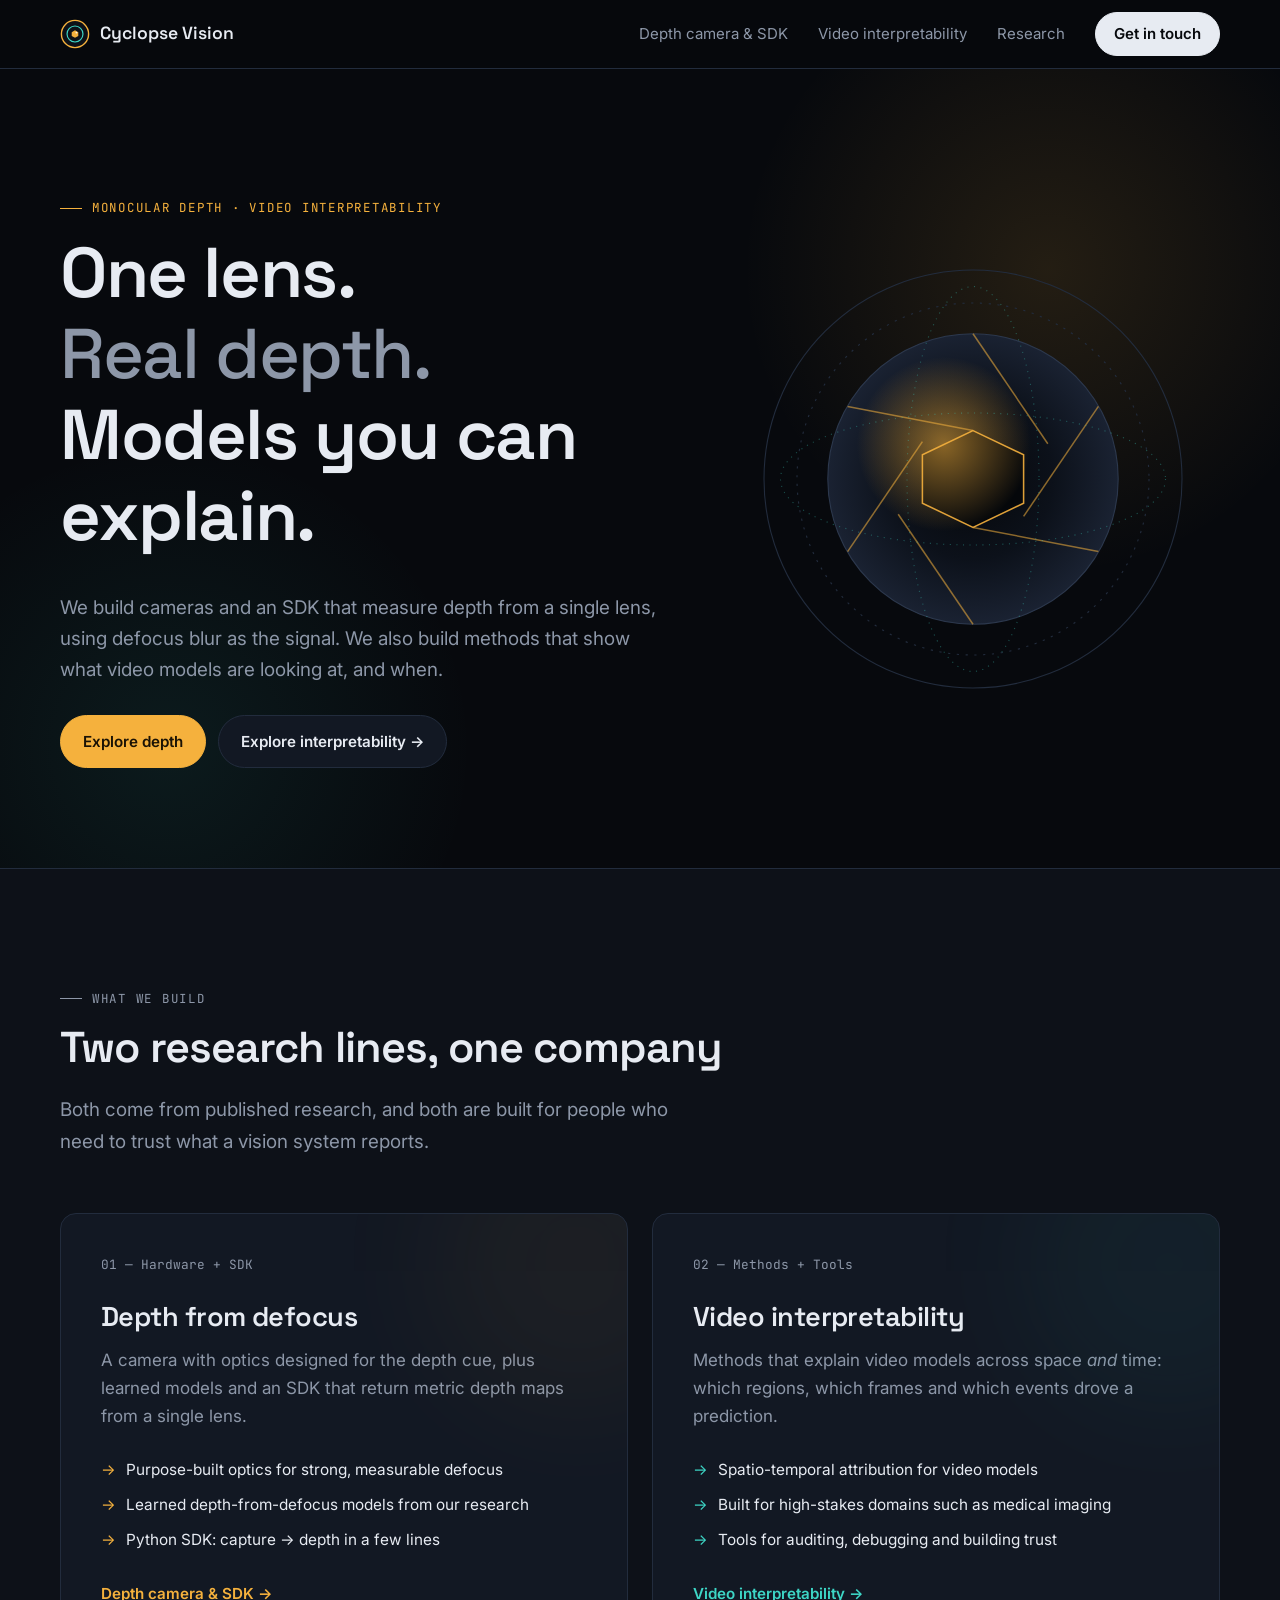
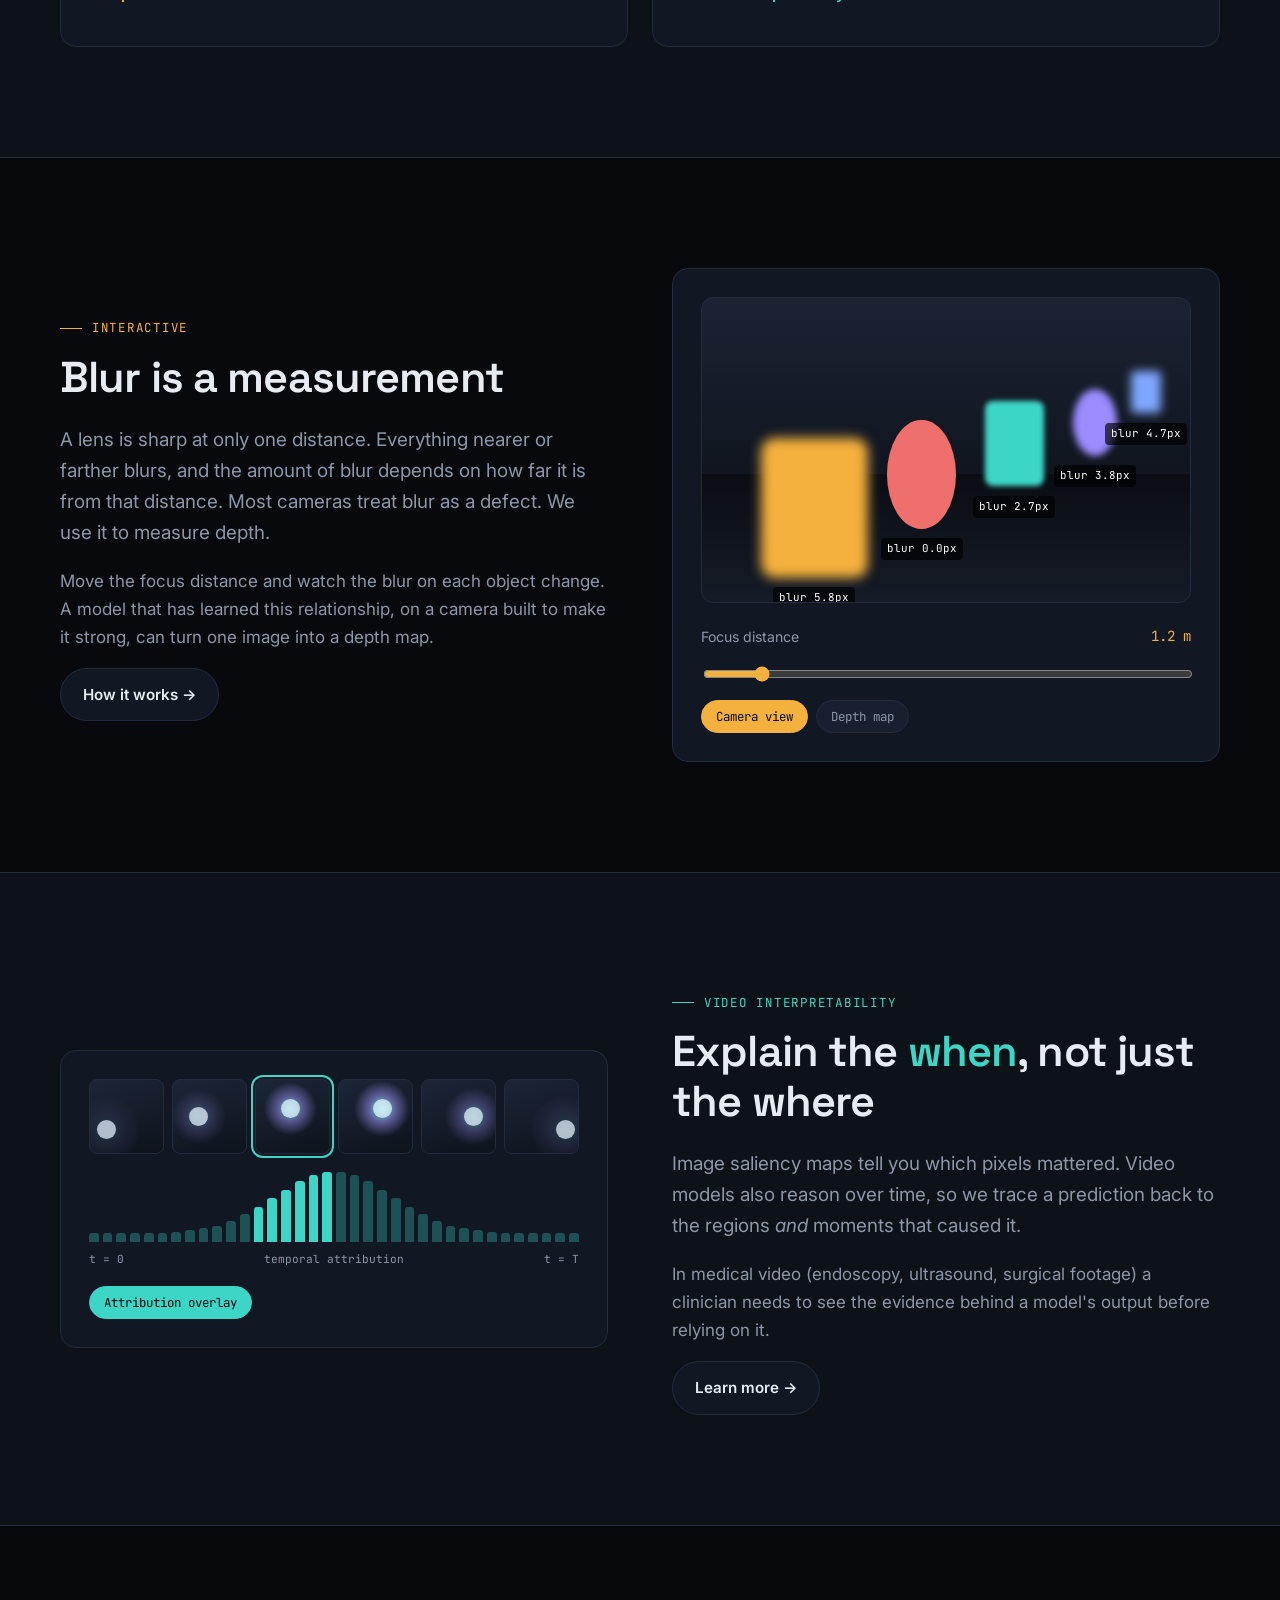
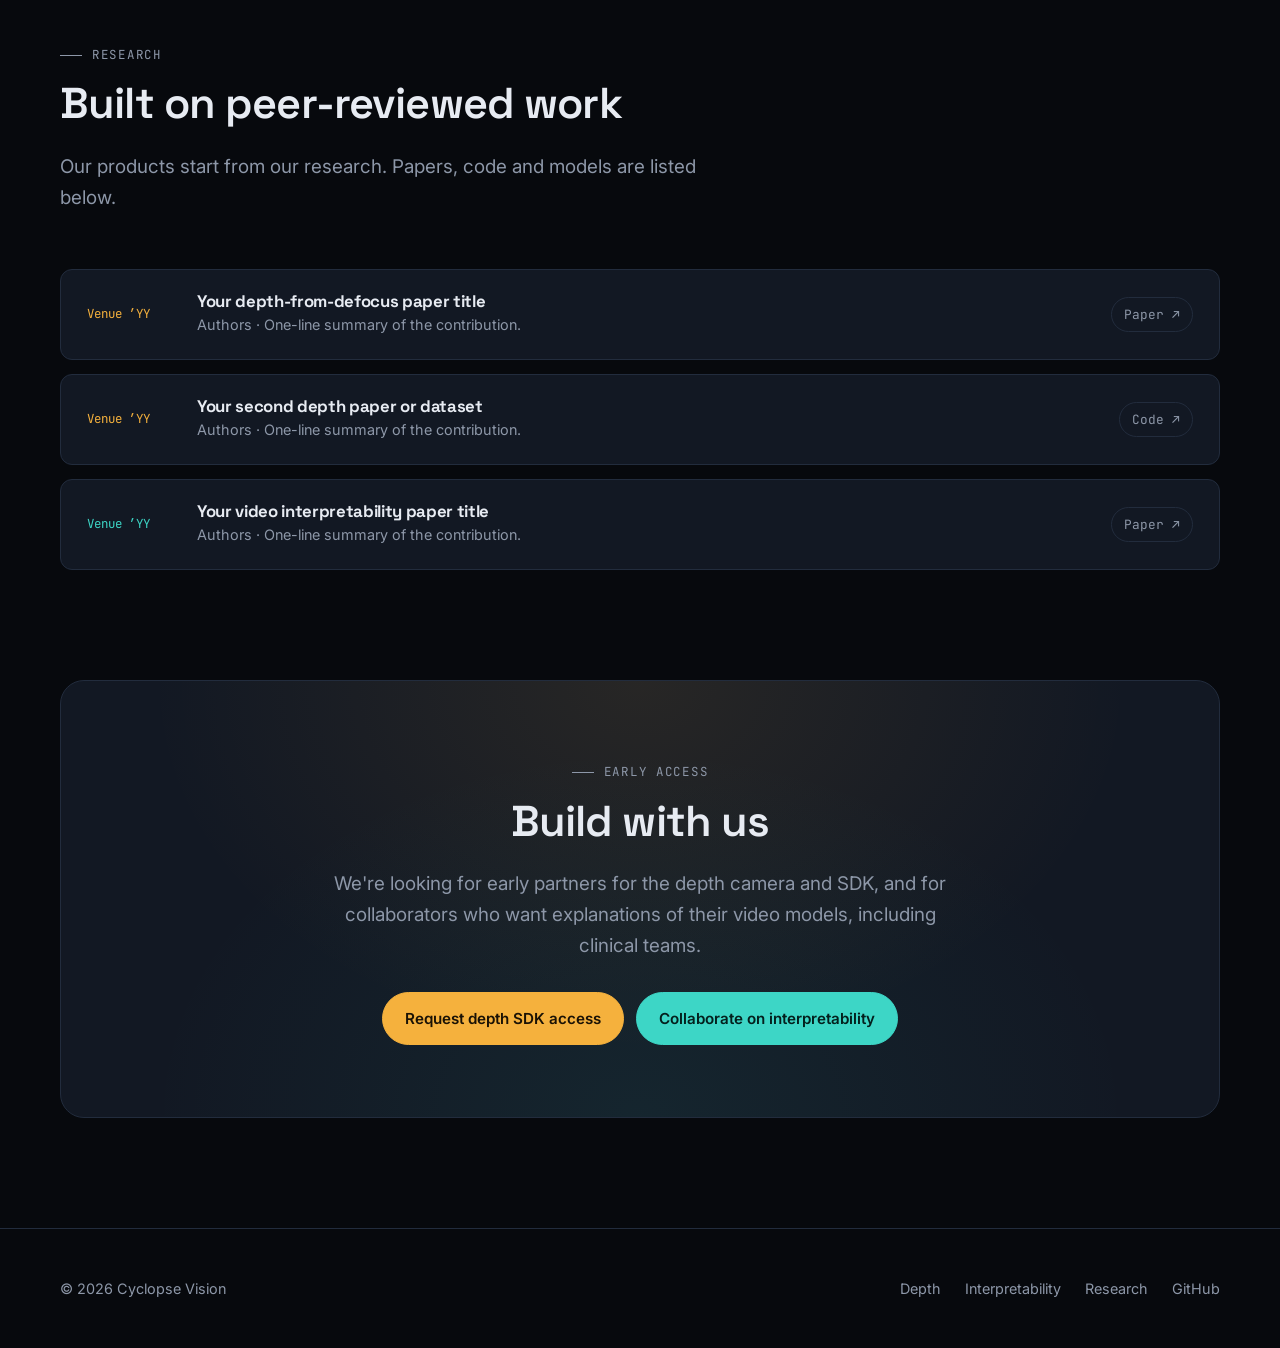
<file: index.html>
<!doctype html>
<html lang="en">
<head>
  <meta charset="utf-8" />
  <meta name="viewport" content="width=device-width, initial-scale=1" />
  <title>Cyclopse Vision · Depth from a single lens</title>
  <meta name="description" content="Cyclopse Vision builds cameras and an SDK for monocular depth estimation from defocus blur, and develops interpretability methods for video models." />
  <link rel="icon" href="assets/img/logo.svg" type="image/svg+xml" />
  <link rel="preconnect" href="https://fonts.googleapis.com" />
  <link rel="preconnect" href="https://fonts.gstatic.com" crossorigin />
  <link href="https://fonts.googleapis.com/css2?family=Inter:wght@400;500;600&family=JetBrains+Mono:wght@400;500&family=Space+Grotesk:wght@500;600&display=swap" rel="stylesheet" />
  <link rel="stylesheet" href="assets/css/styles.css" />
</head>
<body>
  <header class="nav">
    <div class="container">
      <a class="brand" href="./">
        <img src="assets/img/logo.svg" alt="" width="30" height="30" />
        Cyclopse Vision
      </a>
      <button class="nav-toggle" aria-label="Menu" aria-expanded="false">
        <svg width="24" height="24" viewBox="0 0 24 24" fill="none" stroke="currentColor" stroke-width="2"><path d="M4 7h16M4 12h16M4 17h16"/></svg>
      </button>
      <nav class="nav-links">
        <a href="depth.html">Depth camera &amp; SDK</a>
        <a href="interpretability.html">Video interpretability</a>
        <a href="#research">Research</a>
        <a class="btn primary" href="#contact">Get in touch</a>
      </nav>
    </div>
  </header>

  <main>
    <!-- Hero -->
    <section class="hero">
      <div class="container hero-grid">
        <div>
          <div class="eyebrow amber">Monocular depth · Video interpretability</div>
          <h1>One lens.<br /><span class="soft">Real depth.</span><br />Models you can explain.</h1>
          <p class="lead">
            We build cameras and an SDK that measure depth from a single lens, using defocus blur as the
            signal. We also build methods that show what video models are looking at, and when.
          </p>
          <div class="btn-row">
            <a class="btn amber" href="depth.html">Explore depth</a>
            <a class="btn" href="interpretability.html">Explore interpretability →</a>
          </div>
        </div>
        <div class="aperture-wrap" aria-hidden="true">
          <svg viewBox="0 0 400 400">
            <defs>
              <radialGradient id="iris" cx="50%" cy="50%" r="50%">
                <stop offset="0%" stop-color="#05070a" />
                <stop offset="55%" stop-color="#0c111a" />
                <stop offset="100%" stop-color="#1a2232" />
              </radialGradient>
              <radialGradient id="glint" cx="40%" cy="38%" r="30%">
                <stop offset="0%" stop-color="#f5b13d" stop-opacity=".55" />
                <stop offset="100%" stop-color="#f5b13d" stop-opacity="0" />
              </radialGradient>
            </defs>
            <circle cx="200" cy="200" r="190" fill="none" stroke="#222c3d" />
            <circle cx="200" cy="200" r="160" fill="none" stroke="#222c3d" stroke-dasharray="2 6" />
            <circle cx="200" cy="200" r="132" fill="url(#iris)" stroke="#2c384d" />
            <g class="aperture-blades" fill="none" stroke="#f5b13d" stroke-opacity=".55" stroke-width="1.4">
              <path d="M200 68 L268 168" /><path d="M314 134 L246 234" />
              <path d="M314 266 L200 244" /><path d="M200 332 L132 232" />
              <path d="M86 266 L154 166" /><path d="M86 134 L200 156" />
              <polygon points="200,156 246,178 246,222 200,244 154,222 154,178" fill="#05070a" stroke="#f5b13d" stroke-opacity=".9" />
            </g>
            <circle cx="200" cy="200" r="132" fill="url(#glint)" />
            <!-- depth rings -->
            <g fill="none" stroke="#3dd6c6" stroke-opacity=".35">
              <ellipse cx="200" cy="200" rx="175" ry="60" stroke-dasharray="1 5" />
              <ellipse cx="200" cy="200" rx="60" ry="175" stroke-dasharray="1 5" />
            </g>
          </svg>
        </div>
      </div>
    </section>

    <!-- Two pillars -->
    <section class="section alt" id="what">
      <div class="container">
        <div class="section-head reveal">
          <div class="eyebrow">What we build</div>
          <h2>Two research lines, one company</h2>
          <p class="lead">Both come from published research, and both are built for people who need to trust what a vision system reports.</p>
        </div>
        <div class="pillars">
          <a class="pillar amber reveal" href="depth.html">
            <div class="glow"></div>
            <div class="num">01 — Hardware + SDK</div>
            <h3>Depth from defocus</h3>
            <p>A camera with optics designed for the depth cue, plus learned models and an SDK that return metric depth maps from a single lens.</p>
            <ul>
              <li>Purpose-built optics for strong, measurable defocus</li>
              <li>Learned depth-from-defocus models from our research</li>
              <li>Python SDK: capture → depth in a few lines</li>
            </ul>
            <span class="more">Depth camera &amp; SDK →</span>
          </a>
          <a class="pillar teal reveal" href="interpretability.html">
            <div class="glow"></div>
            <div class="num">02 — Methods + Tools</div>
            <h3>Video interpretability</h3>
            <p>Methods that explain video models across space <em>and</em> time: which regions, which frames and which events drove a prediction.</p>
            <ul>
              <li>Spatio-temporal attribution for video models</li>
              <li>Built for high-stakes domains such as medical imaging</li>
              <li>Tools for auditing, debugging and building trust</li>
            </ul>
            <span class="more">Video interpretability →</span>
          </a>
        </div>
      </div>
    </section>

    <!-- Defocus demo -->
    <section class="section" id="demo">
      <div class="container split">
        <div class="reveal">
          <div class="eyebrow amber">Interactive</div>
          <h2>Blur is a measurement</h2>
          <p class="lead">
            A lens is sharp at only one distance. Everything nearer or farther blurs, and the amount of blur
            depends on how far it is from that distance. Most cameras treat blur as a defect. We use it to measure depth.
          </p>
          <p style="color: var(--muted)">
            Move the focus distance and watch the blur on each object change. A model that has learned this
            relationship, on a camera built to make it strong, can turn one image into a depth map.
          </p>
          <a class="btn" href="depth.html#how">How it works →</a>
        </div>
        <div class="panel reveal">
          <div class="demo-stage" id="defocus-stage" role="img" aria-label="Scene with objects at different depths that blur as the focus distance changes"></div>
          <div class="demo-controls">
            <label for="focus-range">Focus distance <output id="focus-out">1.2 m</output></label>
            <input id="focus-range" type="range" min="0.5" max="7" step="0.05" value="1.2" />
            <div class="toggle-row">
              <button class="chip" data-mode="rgb" aria-pressed="true">Camera view</button>
              <button class="chip" data-mode="depth" aria-pressed="false">Depth map</button>
            </div>
          </div>
        </div>
      </div>
    </section>

    <!-- Interpretability teaser -->
    <section class="section alt">
      <div class="container split reverse">
        <div class="reveal">
          <div class="eyebrow teal">Video interpretability</div>
          <h2>Explain the <span class="grad-teal">when</span>, not just the where</h2>
          <p class="lead">
            Image saliency maps tell you which pixels mattered. Video models also reason over time, so we
            trace a prediction back to the regions <em>and</em> moments that caused it.
          </p>
          <p style="color: var(--muted)">
            In medical video (endoscopy, ultrasound, surgical footage) a clinician needs to see the
            evidence behind a model's output before relying on it.
          </p>
          <a class="btn" href="interpretability.html">Learn more →</a>
        </div>
        <div class="panel reveal">
          <div class="vid-wrap show-heat" id="vid-wrap">
            <div class="vid-frames"></div>
            <div class="timeline" aria-hidden="true"></div>
            <div class="timeline-label"><span>t = 0</span><span>temporal attribution</span><span>t = T</span></div>
          </div>
          <div class="toggle-row" style="margin-top:18px">
            <button class="chip teal" id="heat-toggle" aria-pressed="true">Attribution overlay</button>
          </div>
        </div>
      </div>
    </section>

    <!-- Research -->
    <section class="section" id="research">
      <div class="container">
        <div class="section-head reveal">
          <div class="eyebrow">Research</div>
          <h2>Built on peer-reviewed work</h2>
          <p class="lead">Our products start from our research. Papers, code and models are listed below.</p>
        </div>
        <!-- TODO: replace these placeholder entries with your real publications -->
        <div class="pubs">
          <div class="pub reveal">
            <span class="venue">Venue ’YY</span>
            <div>
              <h4>Your depth-from-defocus paper title</h4>
              <p>Authors · One-line summary of the contribution.</p>
            </div>
            <a href="#">Paper ↗</a>
          </div>
          <div class="pub reveal">
            <span class="venue">Venue ’YY</span>
            <div>
              <h4>Your second depth paper or dataset</h4>
              <p>Authors · One-line summary of the contribution.</p>
            </div>
            <a href="#">Code ↗</a>
          </div>
          <div class="pub teal reveal">
            <span class="venue">Venue ’YY</span>
            <div>
              <h4>Your video interpretability paper title</h4>
              <p>Authors · One-line summary of the contribution.</p>
            </div>
            <a href="#">Paper ↗</a>
          </div>
        </div>
      </div>
    </section>

    <!-- Contact -->
    <section class="section" id="contact" style="padding-top:0">
      <div class="container">
        <div class="cta reveal">
          <div class="eyebrow">Early access</div>
          <h2>Build with us</h2>
          <p class="lead">
            We're looking for early partners for the depth camera and SDK, and for collaborators who want
            explanations of their video models, including clinical teams.
          </p>
          <div class="btn-row">
            <!-- TODO: replace with your contact address -->
            <a class="btn amber" href="mailto:hello@example.com?subject=Depth%20camera%20%2F%20SDK%20early%20access">Request depth SDK access</a>
            <a class="btn teal" href="mailto:hello@example.com?subject=Video%20interpretability%20collaboration">Collaborate on interpretability</a>
          </div>
        </div>
      </div>
    </section>
  </main>

  <footer>
    <div class="container">
      <span>© <span data-year></span> Cyclopse Vision</span>
      <nav>
        <a href="depth.html">Depth</a>
        <a href="interpretability.html">Interpretability</a>
        <a href="#research">Research</a>
        <a href="https://github.com/sleekEagle">GitHub</a>
      </nav>
    </div>
  </footer>

  <script src="assets/js/main.js"></script>
</body>
</html>
</file>
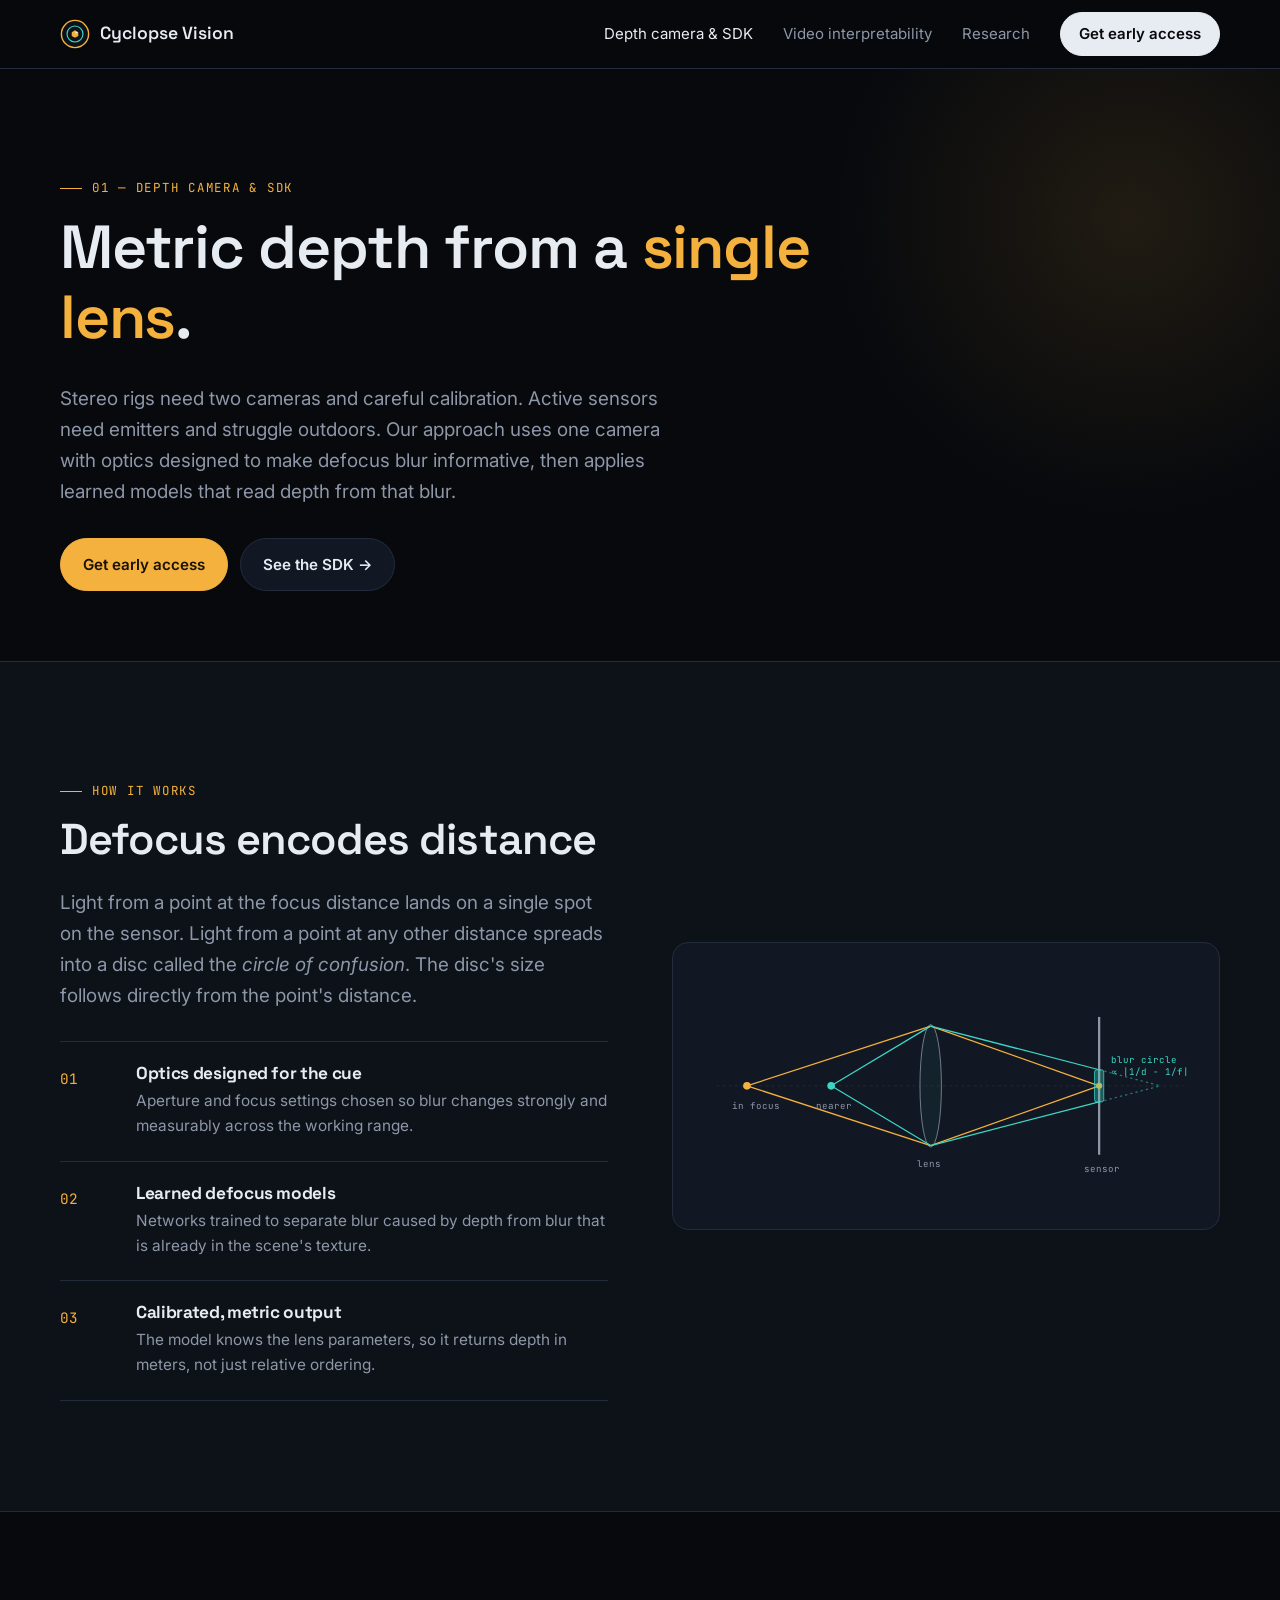
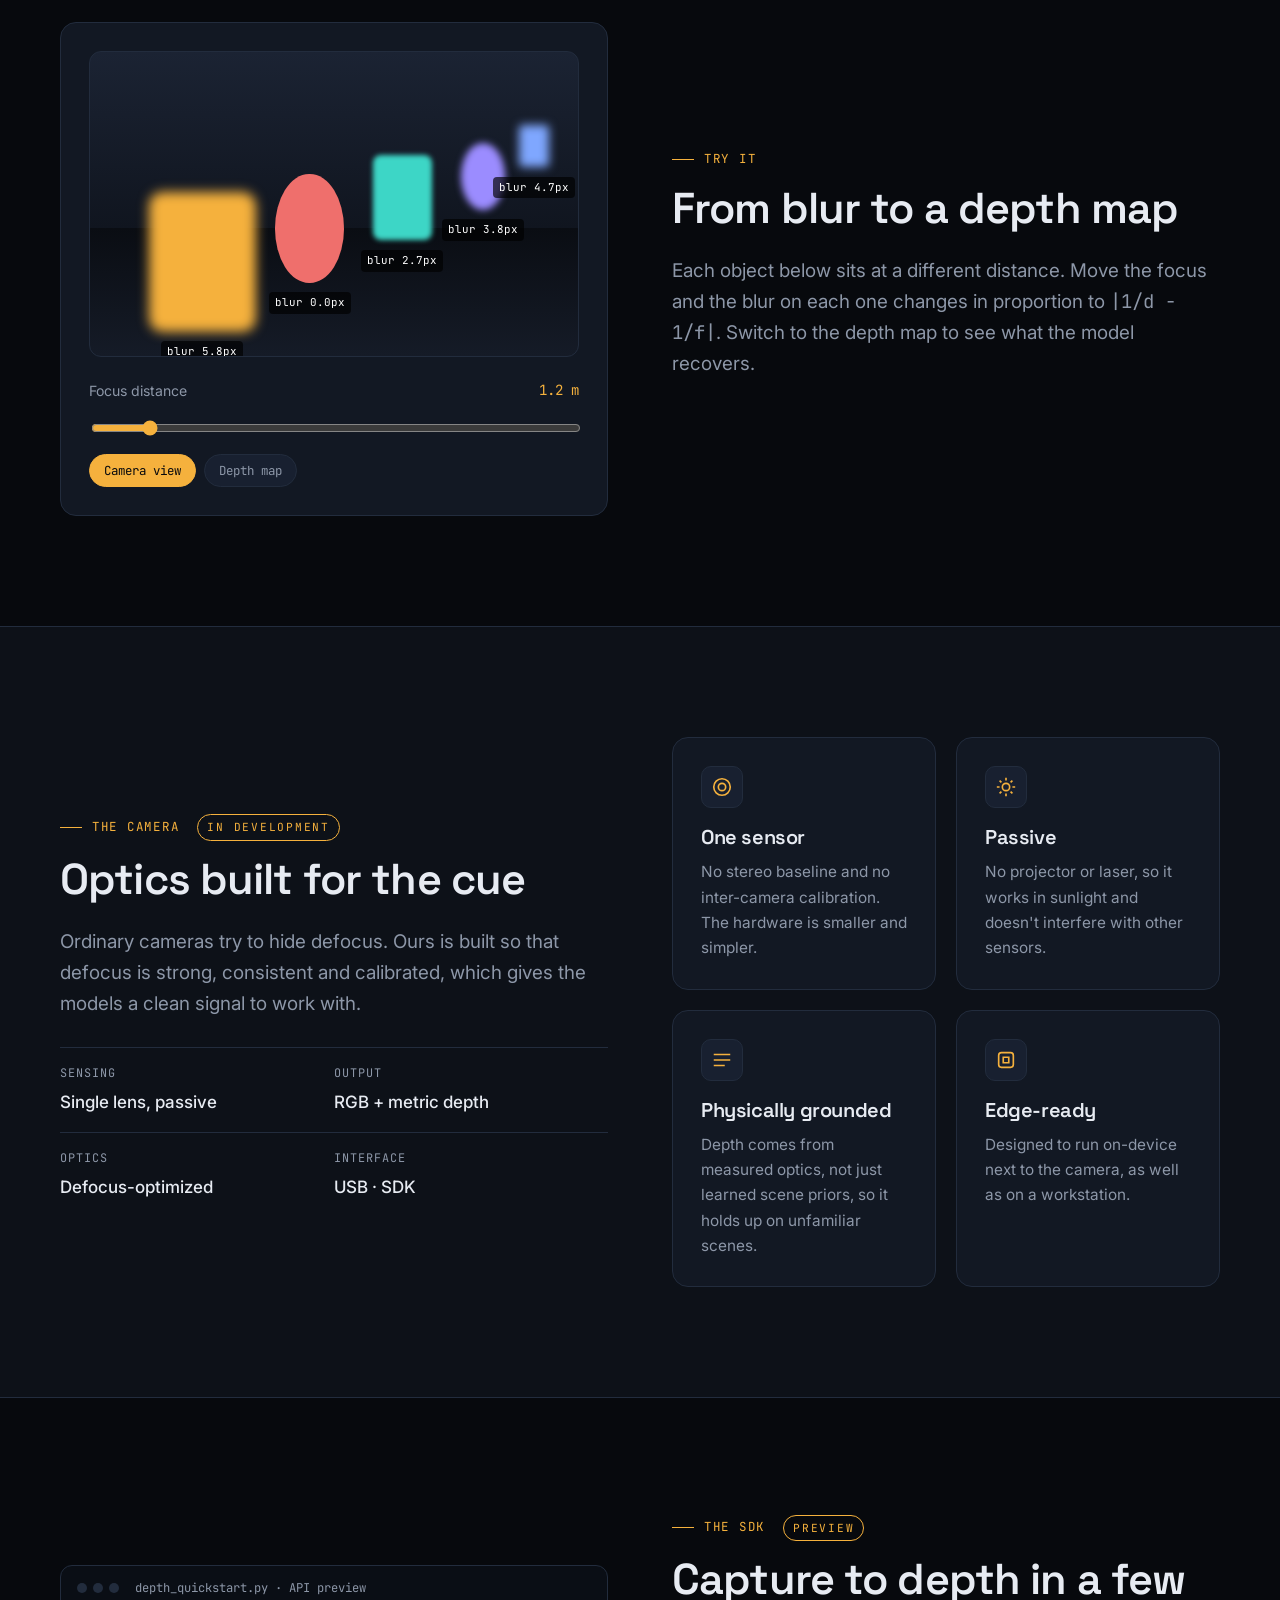
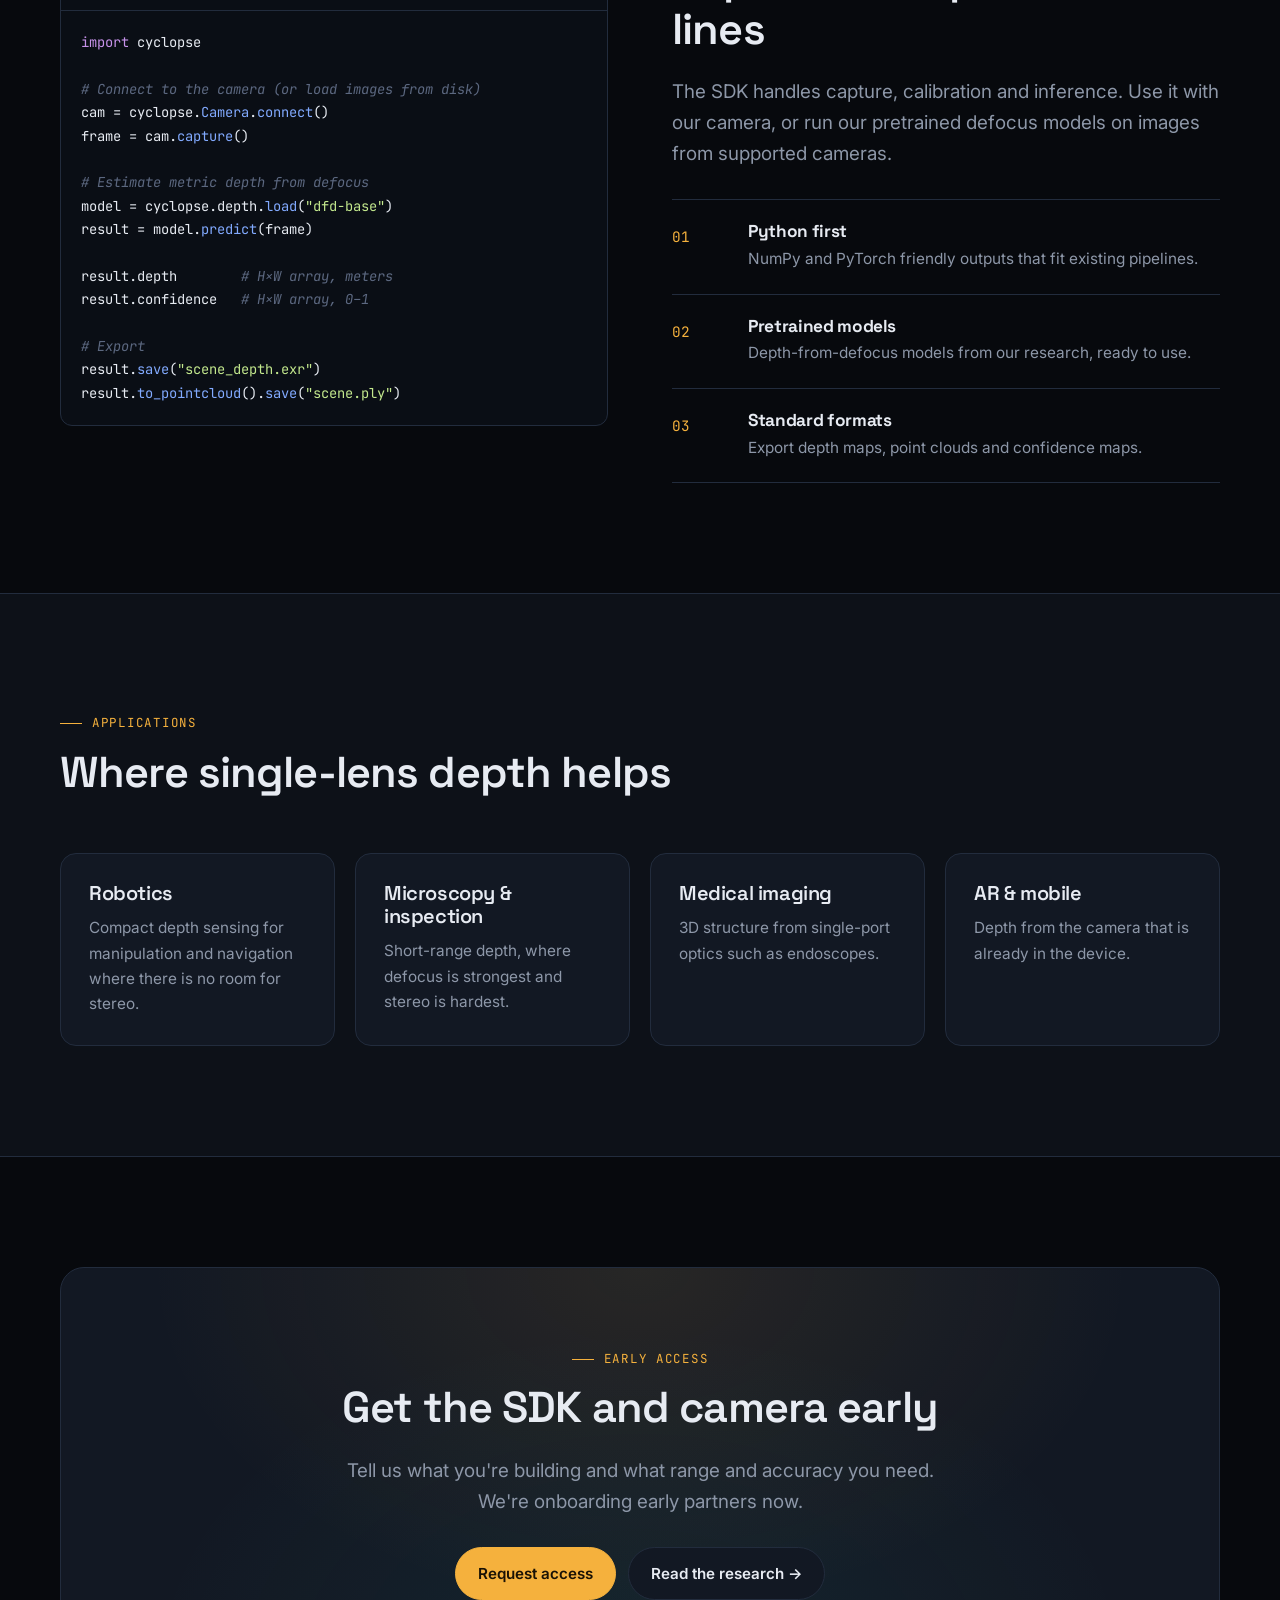
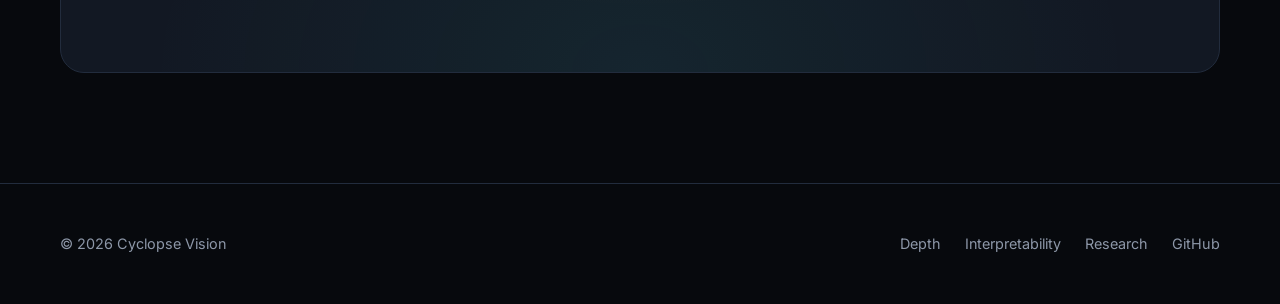
<file: depth.html>
<!doctype html>
<html lang="en">
<head>
  <meta charset="utf-8" />
  <meta name="viewport" content="width=device-width, initial-scale=1" />
  <title>Depth Camera &amp; SDK · Cyclopse Vision</title>
  <meta name="description" content="A camera and SDK for monocular depth estimation using defocus blur as the depth cue." />
  <link rel="icon" href="assets/img/logo.svg" type="image/svg+xml" />
  <link rel="preconnect" href="https://fonts.googleapis.com" />
  <link rel="preconnect" href="https://fonts.gstatic.com" crossorigin />
  <link href="https://fonts.googleapis.com/css2?family=Inter:wght@400;500;600&family=JetBrains+Mono:wght@400;500&family=Space+Grotesk:wght@500;600&display=swap" rel="stylesheet" />
  <link rel="stylesheet" href="assets/css/styles.css" />
</head>
<body>
  <header class="nav">
    <div class="container">
      <a class="brand" href="./">
        <img src="assets/img/logo.svg" alt="" width="30" height="30" />
        Cyclopse Vision
      </a>
      <button class="nav-toggle" aria-label="Menu" aria-expanded="false">
        <svg width="24" height="24" viewBox="0 0 24 24" fill="none" stroke="currentColor" stroke-width="2"><path d="M4 7h16M4 12h16M4 17h16"/></svg>
      </button>
      <nav class="nav-links">
        <a class="active" href="depth.html">Depth camera &amp; SDK</a>
        <a href="interpretability.html">Video interpretability</a>
        <a href="index.html#research">Research</a>
        <a class="btn primary" href="#access">Get early access</a>
      </nav>
    </div>
  </header>

  <main>
    <section class="page-hero amber">
      <div class="container">
        <div class="eyebrow amber">01 — Depth camera &amp; SDK</div>
        <h1>Metric depth from a <span class="grad-amber">single lens</span>.</h1>
        <p class="lead">
          Stereo rigs need two cameras and careful calibration. Active sensors need emitters and struggle
          outdoors. Our approach uses one camera with optics designed to make defocus blur informative, then
          applies learned models that read depth from that blur.
        </p>
        <div class="btn-row">
          <a class="btn amber" href="#access">Get early access</a>
          <a class="btn" href="#sdk">See the SDK →</a>
        </div>
      </div>
    </section>

    <!-- How it works -->
    <section class="section alt" id="how">
      <div class="container split">
        <div class="reveal">
          <div class="eyebrow amber">How it works</div>
          <h2>Defocus encodes distance</h2>
          <p class="lead">
            Light from a point at the focus distance lands on a single spot on the sensor. Light from a
            point at any other distance spreads into a disc called the <em>circle of confusion</em>. The
            disc's size follows directly from the point's distance.
          </p>
          <div class="steps" style="margin-top:30px">
            <div class="step"><div><h4>Optics designed for the cue</h4><p>Aperture and focus settings chosen so blur changes strongly and measurably across the working range.</p></div></div>
            <div class="step"><div><h4>Learned defocus models</h4><p>Networks trained to separate blur caused by depth from blur that is already in the scene's texture.</p></div></div>
            <div class="step"><div><h4>Calibrated, metric output</h4><p>The model knows the lens parameters, so it returns depth in meters, not just relative ordering.</p></div></div>
          </div>
        </div>
        <div class="panel reveal">
          <svg class="lens-diagram" viewBox="0 0 640 300" role="img" aria-label="Thin lens diagram: a point at the focus distance converges on the sensor; a nearer point forms a blur circle">
            <!-- optical axis -->
            <line x1="20" y1="150" x2="630" y2="150" stroke="#222c3d" stroke-dasharray="4 4" />
            <!-- lens -->
            <ellipse cx="300" cy="150" rx="14" ry="80" fill="#3dd6c60d" stroke="#8d97a8" />
            <!-- sensor -->
            <line x1="520" y1="60" x2="520" y2="240" stroke="#8d97a8" stroke-width="3" />
            <!-- In-focus point A -->
            <g class="ray-a" fill="none" stroke-width="1.6">
              <line x1="60" y1="150" x2="300" y2="72" />
              <line x1="60" y1="150" x2="300" y2="228" />
              <line x1="300" y1="72" x2="520" y2="150" />
              <line x1="300" y1="228" x2="520" y2="150" />
            </g>
            <circle cx="60" cy="150" r="5" fill="#f5b13d" />
            <circle cx="520" cy="150" r="4" fill="#f5b13d" />
            <!-- Out-of-focus point B (nearer) -->
            <g class="ray-b" fill="none" stroke-width="1.6">
              <line x1="170" y1="150" x2="300" y2="72" />
              <line x1="170" y1="150" x2="300" y2="228" />
              <line x1="300" y1="72" x2="520" y2="129" />
              <line x1="300" y1="228" x2="520" y2="171" />
              <line x1="520" y1="129" x2="600" y2="150" stroke-dasharray="3 4" stroke-opacity=".5" />
              <line x1="520" y1="171" x2="600" y2="150" stroke-dasharray="3 4" stroke-opacity=".5" />
            </g>
            <circle cx="170" cy="150" r="5" fill="#3dd6c6" />
            <rect x="514" y="129" width="12" height="42" rx="3" fill="#3dd6c6" fill-opacity=".35" stroke="#3dd6c6" />
            <!-- labels -->
            <text x="40" y="180">in focus</text>
            <text x="150" y="180">nearer</text>
            <text x="282" y="256">lens</text>
            <text x="500" y="262">sensor</text>
            <text x="536" y="120" style="fill:#3dd6c6">blur circle</text>
            <text x="536" y="136" style="fill:#3dd6c6">∝ |1/d − 1/f|</text>
          </svg>
        </div>
      </div>
    </section>

    <!-- Interactive demo -->
    <section class="section">
      <div class="container split reverse">
        <div class="reveal">
          <div class="eyebrow amber">Try it</div>
          <h2>From blur to a depth map</h2>
          <p class="lead">
            Each object below sits at a different distance. Move the focus and the blur on each one changes
            in proportion to <code>|1/d − 1/f|</code>. Switch to the depth map to see what the model recovers.
          </p>
        </div>
        <div class="panel reveal">
          <div class="demo-stage" id="defocus-stage" role="img" aria-label="Scene with objects at different depths that blur as the focus distance changes"></div>
          <div class="demo-controls">
            <label for="focus-range">Focus distance <output id="focus-out">1.2 m</output></label>
            <input id="focus-range" type="range" min="0.5" max="7" step="0.05" value="1.2" />
            <div class="toggle-row">
              <button class="chip" data-mode="rgb" aria-pressed="true">Camera view</button>
              <button class="chip" data-mode="depth" aria-pressed="false">Depth map</button>
            </div>
          </div>
        </div>
      </div>
    </section>

    <!-- Camera -->
    <section class="section alt" id="camera">
      <div class="container split">
        <div class="reveal">
          <div class="eyebrow amber">The camera <span class="badge amber">In development</span></div>
          <h2>Optics built for the cue</h2>
          <p class="lead">
            Ordinary cameras try to hide defocus. Ours is built so that defocus is strong, consistent and
            calibrated, which gives the models a clean signal to work with.
          </p>
          <!-- TODO: replace with real spec values as the hardware is finalized -->
          <dl class="spec-list" style="margin-top:28px">
            <div><dt>Sensing</dt><dd>Single lens, passive</dd></div>
            <div><dt>Output</dt><dd>RGB + metric depth</dd></div>
            <div><dt>Optics</dt><dd>Defocus-optimized</dd></div>
            <div><dt>Interface</dt><dd>USB · SDK</dd></div>
          </dl>
        </div>
        <div class="cards reveal" style="grid-template-columns:1fr 1fr">
          <div class="card amber">
            <div class="icon"><svg viewBox="0 0 24 24" fill="none" stroke="currentColor" stroke-width="1.8"><circle cx="12" cy="12" r="9"/><circle cx="12" cy="12" r="4"/></svg></div>
            <h3>One sensor</h3>
            <p>No stereo baseline and no inter-camera calibration. The hardware is smaller and simpler.</p>
          </div>
          <div class="card amber">
            <div class="icon"><svg viewBox="0 0 24 24" fill="none" stroke="currentColor" stroke-width="1.8"><circle cx="12" cy="12" r="4"/><path d="M12 2v3M12 19v3M2 12h3M19 12h3M5 5l2 2M17 17l2 2M5 19l2-2M17 7l2-2"/></svg></div>
            <h3>Passive</h3>
            <p>No projector or laser, so it works in sunlight and doesn't interfere with other sensors.</p>
          </div>
          <div class="card amber">
            <div class="icon"><svg viewBox="0 0 24 24" fill="none" stroke="currentColor" stroke-width="1.8"><path d="M3 12h18M3 6h18M3 18h12"/></svg></div>
            <h3>Physically grounded</h3>
            <p>Depth comes from measured optics, not just learned scene priors, so it holds up on unfamiliar scenes.</p>
          </div>
          <div class="card amber">
            <div class="icon"><svg viewBox="0 0 24 24" fill="none" stroke="currentColor" stroke-width="1.8"><rect x="4" y="4" width="16" height="16" rx="3"/><path d="M9 9h6v6H9z"/></svg></div>
            <h3>Edge-ready</h3>
            <p>Designed to run on-device next to the camera, as well as on a workstation.</p>
          </div>
        </div>
      </div>
    </section>

    <!-- SDK -->
    <section class="section" id="sdk">
      <div class="container split reverse">
        <div class="reveal">
          <div class="eyebrow amber">The SDK <span class="badge amber">Preview</span></div>
          <h2>Capture to depth in a few lines</h2>
          <p class="lead">
            The SDK handles capture, calibration and inference. Use it with our camera, or run our pretrained
            defocus models on images from supported cameras.
          </p>
          <div class="steps" style="margin-top:30px">
            <div class="step"><div><h4>Python first</h4><p>NumPy and PyTorch friendly outputs that fit existing pipelines.</p></div></div>
            <div class="step"><div><h4>Pretrained models</h4><p>Depth-from-defocus models from our research, ready to use.</p></div></div>
            <div class="step"><div><h4>Standard formats</h4><p>Export depth maps, point clouds and confidence maps.</p></div></div>
          </div>
        </div>
        <div class="code reveal">
          <div class="code-head"><div class="dots"><span></span><span></span><span></span></div>depth_quickstart.py · API preview</div>
<pre><span class="tok-k">import</span> cyclopse

<span class="tok-c"># Connect to the camera (or load images from disk)</span>
cam = cyclopse.<span class="tok-f">Camera</span>.<span class="tok-f">connect</span>()
frame = cam.<span class="tok-f">capture</span>()

<span class="tok-c"># Estimate metric depth from defocus</span>
model = cyclopse.depth.<span class="tok-f">load</span>(<span class="tok-s">"dfd-base"</span>)
result = model.<span class="tok-f">predict</span>(frame)

result.depth        <span class="tok-c"># H×W array, meters</span>
result.confidence   <span class="tok-c"># H×W array, 0–1</span>

<span class="tok-c"># Export</span>
result.<span class="tok-f">save</span>(<span class="tok-s">"scene_depth.exr"</span>)
result.<span class="tok-f">to_pointcloud</span>().<span class="tok-f">save</span>(<span class="tok-s">"scene.ply"</span>)</pre>
        </div>
      </div>
    </section>

    <!-- Use cases -->
    <section class="section alt">
      <div class="container">
        <div class="section-head reveal">
          <div class="eyebrow amber">Applications</div>
          <h2>Where single-lens depth helps</h2>
        </div>
        <div class="cards four">
          <div class="card amber reveal"><h3>Robotics</h3><p>Compact depth sensing for manipulation and navigation where there is no room for stereo.</p></div>
          <div class="card amber reveal"><h3>Microscopy &amp; inspection</h3><p>Short-range depth, where defocus is strongest and stereo is hardest.</p></div>
          <div class="card amber reveal"><h3>Medical imaging</h3><p>3D structure from single-port optics such as endoscopes.</p></div>
          <div class="card amber reveal"><h3>AR &amp; mobile</h3><p>Depth from the camera that is already in the device.</p></div>
        </div>
      </div>
    </section>

    <section class="section" id="access">
      <div class="container">
        <div class="cta reveal">
          <div class="eyebrow amber">Early access</div>
          <h2>Get the SDK and camera early</h2>
          <p class="lead">Tell us what you're building and what range and accuracy you need. We're onboarding early partners now.</p>
          <div class="btn-row">
            <!-- TODO: replace with your contact address -->
            <a class="btn amber" href="mailto:hello@example.com?subject=Depth%20camera%20%2F%20SDK%20early%20access">Request access</a>
            <a class="btn" href="index.html#research">Read the research →</a>
          </div>
        </div>
      </div>
    </section>
  </main>

  <footer>
    <div class="container">
      <span>© <span data-year></span> Cyclopse Vision</span>
      <nav>
        <a href="depth.html">Depth</a>
        <a href="interpretability.html">Interpretability</a>
        <a href="index.html#research">Research</a>
        <a href="https://github.com/sleekEagle">GitHub</a>
      </nav>
    </div>
  </footer>

  <script src="assets/js/main.js"></script>
</body>
</html>
</file>
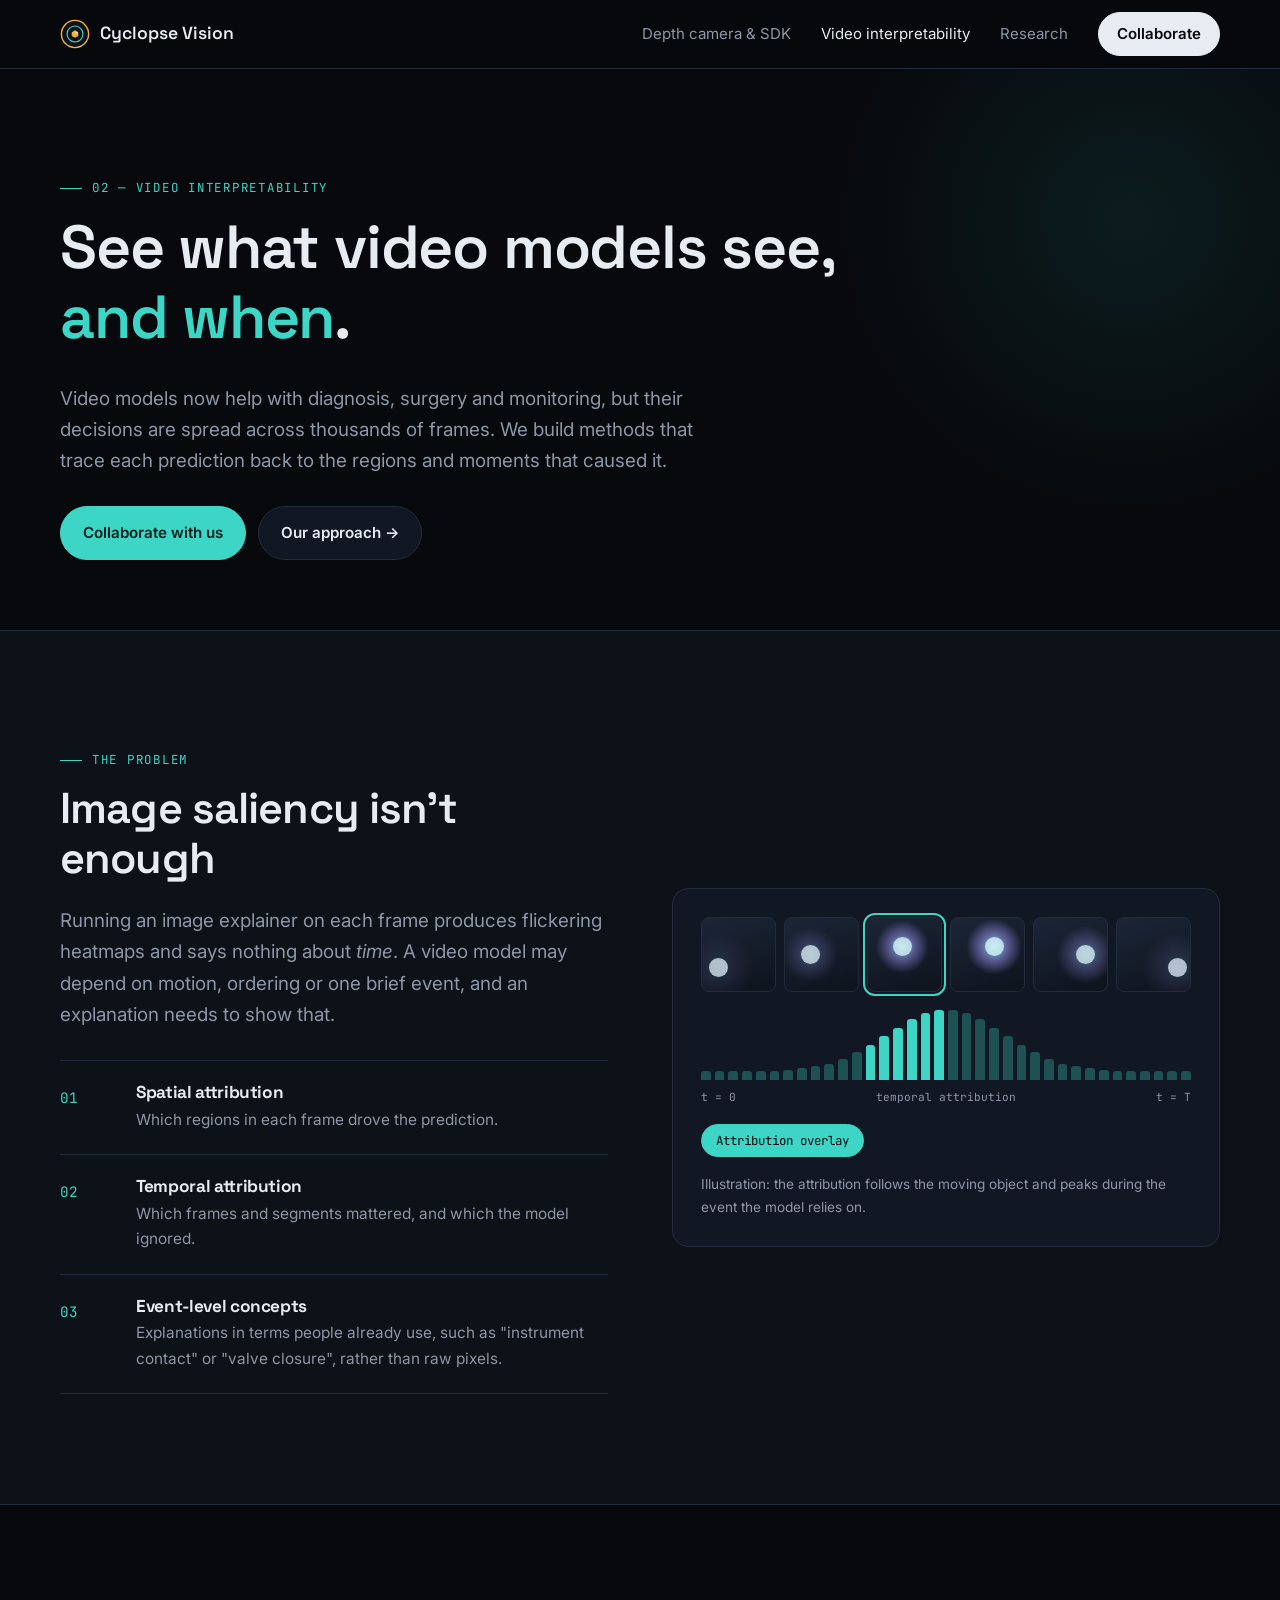
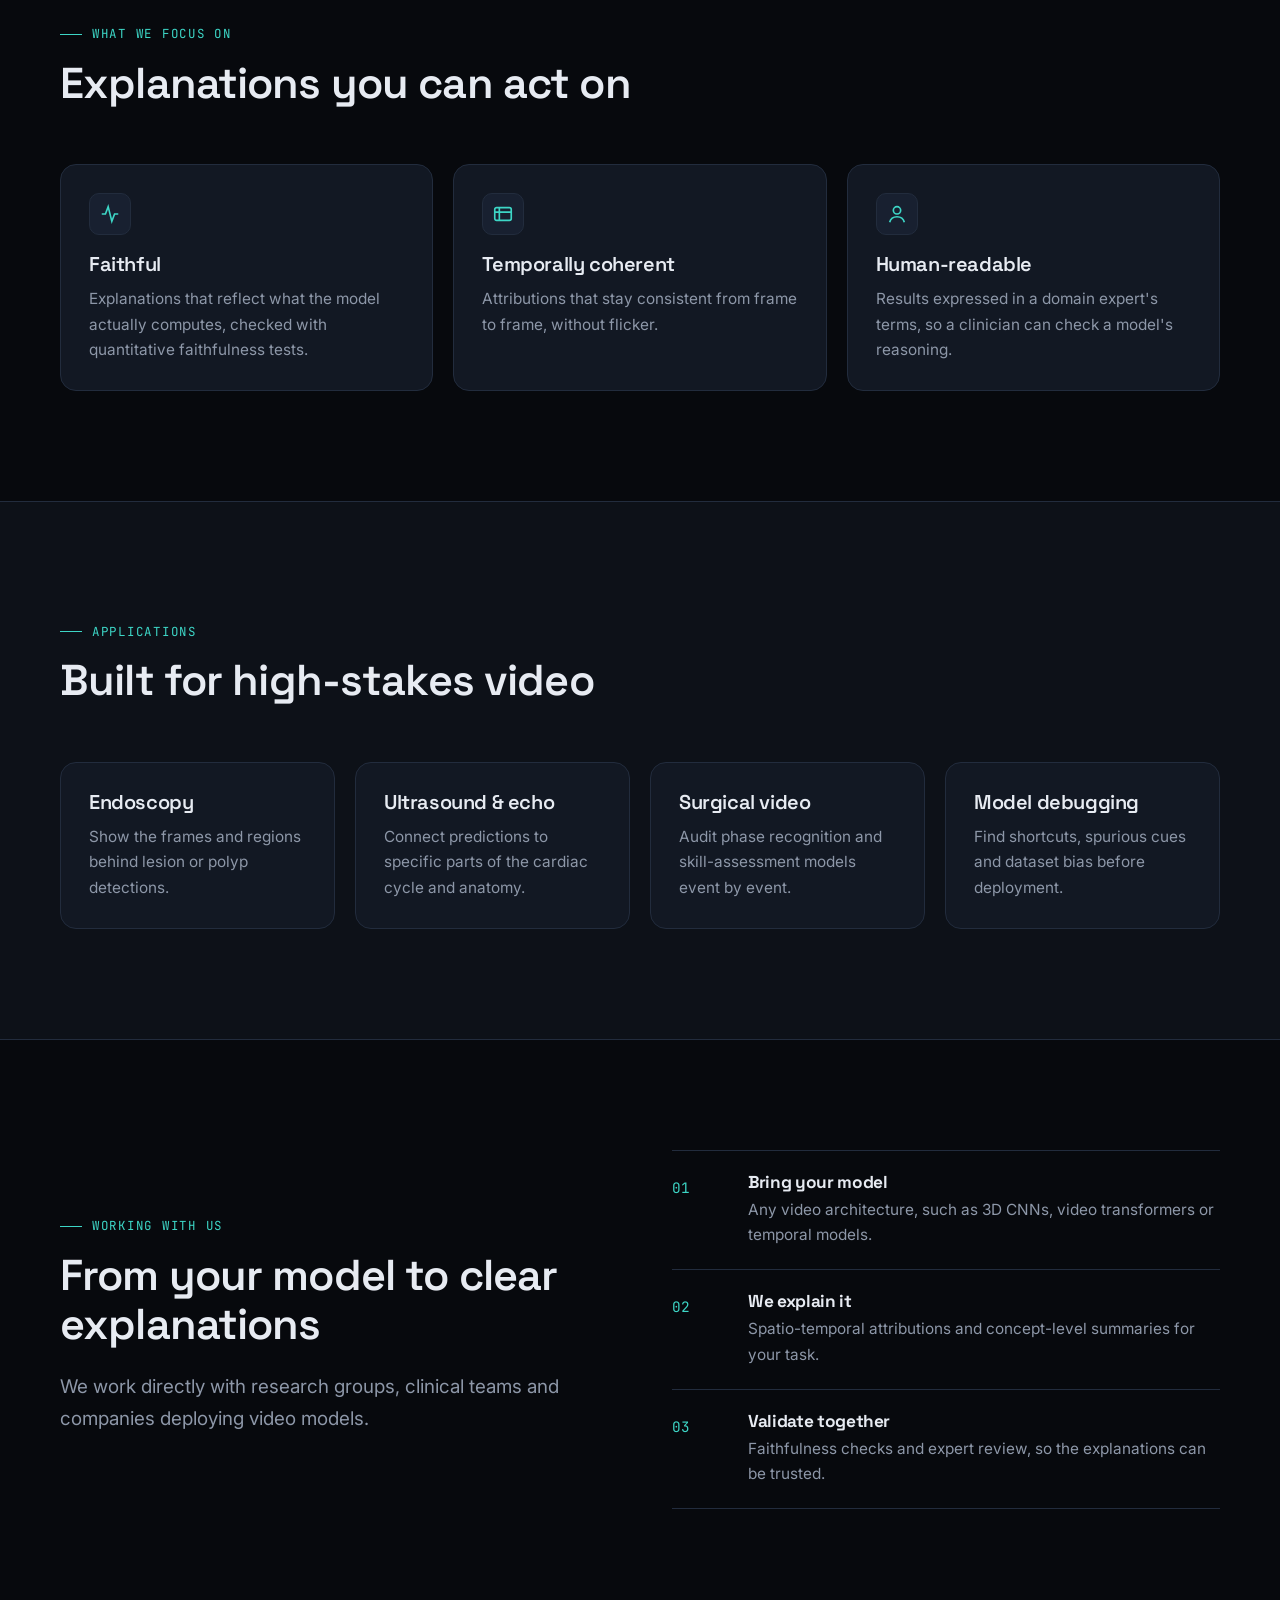
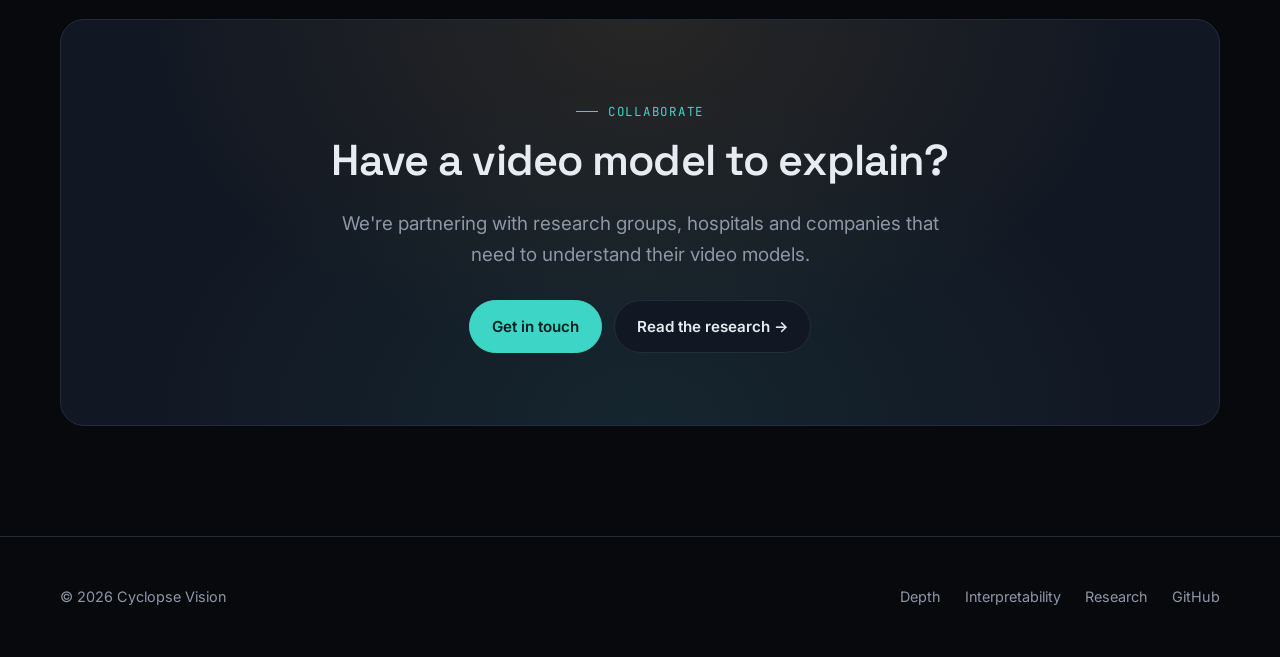
<file: interpretability.html>
<!doctype html>
<html lang="en">
<head>
  <meta charset="utf-8" />
  <meta name="viewport" content="width=device-width, initial-scale=1" />
  <title>Video Interpretability · Cyclopse Vision</title>
  <meta name="description" content="Interpretability methods for video models: spatio-temporal attribution for high-stakes settings such as medical imaging." />
  <link rel="icon" href="assets/img/logo.svg" type="image/svg+xml" />
  <link rel="preconnect" href="https://fonts.googleapis.com" />
  <link rel="preconnect" href="https://fonts.gstatic.com" crossorigin />
  <link href="https://fonts.googleapis.com/css2?family=Inter:wght@400;500;600&family=JetBrains+Mono:wght@400;500&family=Space+Grotesk:wght@500;600&display=swap" rel="stylesheet" />
  <link rel="stylesheet" href="assets/css/styles.css" />
</head>
<body>
  <header class="nav">
    <div class="container">
      <a class="brand" href="./">
        <img src="assets/img/logo.svg" alt="" width="30" height="30" />
        Cyclopse Vision
      </a>
      <button class="nav-toggle" aria-label="Menu" aria-expanded="false">
        <svg width="24" height="24" viewBox="0 0 24 24" fill="none" stroke="currentColor" stroke-width="2"><path d="M4 7h16M4 12h16M4 17h16"/></svg>
      </button>
      <nav class="nav-links">
        <a href="depth.html">Depth camera &amp; SDK</a>
        <a class="active" href="interpretability.html">Video interpretability</a>
        <a href="index.html#research">Research</a>
        <a class="btn primary" href="#collaborate">Collaborate</a>
      </nav>
    </div>
  </header>

  <main>
    <section class="page-hero teal">
      <div class="container">
        <div class="eyebrow teal">02 — Video interpretability</div>
        <h1>See what video models see, <span class="grad-teal">and when</span>.</h1>
        <p class="lead">
          Video models now help with diagnosis, surgery and monitoring, but their decisions are spread
          across thousands of frames. We build methods that trace each prediction back to the regions and
          moments that caused it.
        </p>
        <div class="btn-row">
          <a class="btn teal" href="#collaborate">Collaborate with us</a>
          <a class="btn" href="#approach">Our approach →</a>
        </div>
      </div>
    </section>

    <!-- Visual -->
    <section class="section alt" id="approach">
      <div class="container split">
        <div class="reveal">
          <div class="eyebrow teal">The problem</div>
          <h2>Image saliency isn't enough</h2>
          <p class="lead">
            Running an image explainer on each frame produces flickering heatmaps and says nothing about
            <em>time</em>. A video model may depend on motion, ordering or one brief event, and an explanation
            needs to show that.
          </p>
          <div class="steps teal" style="margin-top:30px">
            <div class="step"><div><h4>Spatial attribution</h4><p>Which regions in each frame drove the prediction.</p></div></div>
            <div class="step"><div><h4>Temporal attribution</h4><p>Which frames and segments mattered, and which the model ignored.</p></div></div>
            <div class="step"><div><h4>Event-level concepts</h4><p>Explanations in terms people already use, such as "instrument contact" or "valve closure", rather than raw pixels.</p></div></div>
          </div>
        </div>
        <div class="panel reveal">
          <div class="vid-wrap show-heat" id="vid-wrap">
            <div class="vid-frames"></div>
            <div class="timeline" aria-hidden="true"></div>
            <div class="timeline-label"><span>t = 0</span><span>temporal attribution</span><span>t = T</span></div>
          </div>
          <div class="toggle-row" style="margin-top:18px">
            <button class="chip teal" id="heat-toggle" aria-pressed="true">Attribution overlay</button>
          </div>
          <p style="color:var(--muted);font-size:.85rem;margin:16px 0 0">
            Illustration: the attribution follows the moving object and peaks during the event the model relies on.
          </p>
        </div>
      </div>
    </section>

    <!-- Principles -->
    <section class="section">
      <div class="container">
        <div class="section-head reveal">
          <div class="eyebrow teal">What we focus on</div>
          <h2>Explanations you can act on</h2>
        </div>
        <div class="cards">
          <div class="card teal reveal">
            <div class="icon"><svg viewBox="0 0 24 24" fill="none" stroke="currentColor" stroke-width="1.8"><path d="M3 12h4l3-8 4 16 3-8h4"/></svg></div>
            <h3>Faithful</h3>
            <p>Explanations that reflect what the model actually computes, checked with quantitative faithfulness tests.</p>
          </div>
          <div class="card teal reveal">
            <div class="icon"><svg viewBox="0 0 24 24" fill="none" stroke="currentColor" stroke-width="1.8"><rect x="3" y="5" width="18" height="14" rx="2"/><path d="M3 10h18M8 5v14"/></svg></div>
            <h3>Temporally coherent</h3>
            <p>Attributions that stay consistent from frame to frame, without flicker.</p>
          </div>
          <div class="card teal reveal">
            <div class="icon"><svg viewBox="0 0 24 24" fill="none" stroke="currentColor" stroke-width="1.8"><circle cx="12" cy="8" r="4"/><path d="M4 21c1-4 4.5-6 8-6s7 2 8 6"/></svg></div>
            <h3>Human-readable</h3>
            <p>Results expressed in a domain expert's terms, so a clinician can check a model's reasoning.</p>
          </div>
        </div>
      </div>
    </section>

    <!-- Applications -->
    <section class="section alt">
      <div class="container">
        <div class="section-head reveal">
          <div class="eyebrow teal">Applications</div>
          <h2>Built for high-stakes video</h2>
        </div>
        <div class="cards four">
          <div class="card teal reveal"><h3>Endoscopy</h3><p>Show the frames and regions behind lesion or polyp detections.</p></div>
          <div class="card teal reveal"><h3>Ultrasound &amp; echo</h3><p>Connect predictions to specific parts of the cardiac cycle and anatomy.</p></div>
          <div class="card teal reveal"><h3>Surgical video</h3><p>Audit phase recognition and skill-assessment models event by event.</p></div>
          <div class="card teal reveal"><h3>Model debugging</h3><p>Find shortcuts, spurious cues and dataset bias before deployment.</p></div>
        </div>
      </div>
    </section>

    <!-- How we work -->
    <section class="section">
      <div class="container split">
        <div class="reveal">
          <div class="eyebrow teal">Working with us</div>
          <h2>From your model to clear explanations</h2>
          <p class="lead">We work directly with research groups, clinical teams and companies deploying video models.</p>
        </div>
        <div class="steps teal reveal">
          <div class="step"><div><h4>Bring your model</h4><p>Any video architecture, such as 3D CNNs, video transformers or temporal models.</p></div></div>
          <div class="step"><div><h4>We explain it</h4><p>Spatio-temporal attributions and concept-level summaries for your task.</p></div></div>
          <div class="step"><div><h4>Validate together</h4><p>Faithfulness checks and expert review, so the explanations can be trusted.</p></div></div>
        </div>
      </div>
    </section>

    <section class="section" id="collaborate" style="padding-top:0">
      <div class="container">
        <div class="cta reveal">
          <div class="eyebrow teal">Collaborate</div>
          <h2>Have a video model to explain?</h2>
          <p class="lead">We're partnering with research groups, hospitals and companies that need to understand their video models.</p>
          <div class="btn-row">
            <!-- TODO: replace with your contact address -->
            <a class="btn teal" href="mailto:hello@example.com?subject=Video%20interpretability%20collaboration">Get in touch</a>
            <a class="btn" href="index.html#research">Read the research →</a>
          </div>
        </div>
      </div>
    </section>
  </main>

  <footer>
    <div class="container">
      <span>© <span data-year></span> Cyclopse Vision</span>
      <nav>
        <a href="depth.html">Depth</a>
        <a href="interpretability.html">Interpretability</a>
        <a href="index.html#research">Research</a>
        <a href="https://github.com/sleekEagle">GitHub</a>
      </nav>
    </div>
  </footer>

  <script src="assets/js/main.js"></script>
</body>
</html>
</file>
<file: assets/css/styles.css>
/* ============ Tokens ============ */
:root {
  --bg: #07090d;
  --bg-2: #0d1118;
  --surface: #121823;
  --surface-2: #182030;
  --line: #222c3d;
  --text: #e7ebf2;
  --muted: #8d97a8;
  --amber: #f5b13d;      /* depth / optics */
  --amber-dim: #f5b13d22;
  --teal: #3dd6c6;       /* interpretability */
  --teal-dim: #3dd6c622;
  --violet: #9b8cff;
  --radius: 16px;
  --max: 1160px;
  --font-head: "Space Grotesk", system-ui, sans-serif;
  --font-body: "Inter", system-ui, sans-serif;
  --font-mono: "JetBrains Mono", ui-monospace, monospace;
}

*, *::before, *::after { box-sizing: border-box; }
html { scroll-behavior: smooth; }
body {
  margin: 0;
  background: var(--bg);
  color: var(--text);
  font-family: var(--font-body);
  font-size: 17px;
  line-height: 1.65;
  -webkit-font-smoothing: antialiased;
}
img, svg { max-width: 100%; display: block; }
a { color: inherit; }
h1, h2, h3, h4 { font-family: var(--font-head); line-height: 1.15; margin: 0 0 .5em; letter-spacing: -.02em; }
h1 { font-size: clamp(2.4rem, 6vw, 4.4rem); font-weight: 600; }
h2 { font-size: clamp(1.8rem, 3.6vw, 2.7rem); font-weight: 600; }
h3 { font-size: 1.25rem; font-weight: 600; }
p { margin: 0 0 1em; }
code, pre { font-family: var(--font-mono); }

.container { width: min(var(--max), 100% - 40px); margin-inline: auto; }
.section { padding: 110px 0; }
.section.alt { background: var(--bg-2); border-block: 1px solid var(--line); }
.eyebrow {
  font-family: var(--font-mono);
  font-size: .78rem;
  letter-spacing: .14em;
  text-transform: uppercase;
  color: var(--muted);
  margin-bottom: 14px;
  display: inline-flex; align-items: center; gap: 10px;
}
.eyebrow::before { content: ""; width: 22px; height: 1px; background: currentColor; }
.eyebrow.amber { color: var(--amber); }
.eyebrow.teal { color: var(--teal); }
.lead { font-size: 1.18rem; color: var(--muted); max-width: 640px; }
.section-head { max-width: 720px; margin-bottom: 56px; }
.grad-amber { color: var(--amber); }
.grad-teal { color: var(--teal); }

/* ============ Buttons ============ */
.btn {
  display: inline-flex; align-items: center; gap: 8px;
  padding: 13px 22px; border-radius: 999px;
  font-weight: 600; font-size: .95rem; text-decoration: none;
  border: 1px solid var(--line); background: var(--surface);
  transition: transform .15s ease, background .15s ease, border-color .15s ease;
}
.btn:hover { transform: translateY(-1px); border-color: #34415a; }
.btn.primary { background: var(--text); color: var(--bg); border-color: var(--text); }
.btn.primary:hover { background: #fff; }
.btn.amber { background: var(--amber); color: #1a1205; border-color: var(--amber); }
.btn.teal { background: var(--teal); color: #04201d; border-color: var(--teal); }
.btn-row { display: flex; flex-wrap: wrap; gap: 12px; margin-top: 30px; }

/* ============ Nav ============ */
.nav {
  position: sticky; top: 0; z-index: 50;
  background: color-mix(in srgb, var(--bg) 80%, transparent);
  backdrop-filter: blur(14px);
  border-bottom: 1px solid var(--line);
}
.nav .container { display: flex; align-items: center; justify-content: space-between; height: 68px; }
.brand { display: flex; align-items: center; gap: 10px; text-decoration: none; font-family: var(--font-head); font-weight: 600; font-size: 1.1rem; }
.brand svg { width: 30px; height: 30px; }
.nav-links { display: flex; gap: 30px; align-items: center; }
.nav-links a { text-decoration: none; color: var(--muted); font-size: .94rem; transition: color .15s; }
.nav-links a:hover, .nav-links a.active { color: var(--text); }
.nav-links .btn { color: var(--bg); padding: 9px 18px; }
.nav-toggle { display: none; background: none; border: 0; color: var(--text); padding: 8px; cursor: pointer; }
@media (max-width: 820px) {
  .nav-toggle { display: block; }
  .nav-links {
    position: absolute; top: 68px; left: 0; right: 0;
    flex-direction: column; align-items: flex-start; gap: 0;
    background: var(--bg); border-bottom: 1px solid var(--line);
    padding: 8px 20px 20px; display: none;
  }
  .nav-links.open { display: flex; }
  .nav-links a { padding: 12px 0; width: 100%; }
  .nav-links .btn { width: auto; margin-top: 8px; }
}

/* ============ Hero ============ */
.hero { position: relative; padding: 120px 0 100px; overflow: hidden; }
.hero::before {
  content: ""; position: absolute; inset: -20% -10% auto auto; width: 720px; height: 720px;
  background: radial-gradient(circle, #f5b13d1f, transparent 60%);
  pointer-events: none;
}
.hero::after {
  content: ""; position: absolute; inset: auto auto -30% -15%; width: 720px; height: 720px;
  background: radial-gradient(circle, #3dd6c616, transparent 60%);
  pointer-events: none;
}
.hero-grid { display: grid; grid-template-columns: 1.1fr .9fr; gap: 60px; align-items: center; position: relative; z-index: 1; }
.hero h1 .soft { color: var(--muted); font-weight: 500; }
@media (max-width: 920px) { .hero-grid { grid-template-columns: 1fr; } }

.aperture-wrap { position: relative; aspect-ratio: 1; max-width: 440px; margin-inline: auto; width: 100%; }
.aperture-wrap svg { width: 100%; height: 100%; }
.aperture-blades { transform-origin: 200px 200px; animation: spin 40s linear infinite; }
@keyframes spin { to { transform: rotate(360deg); } }
@media (prefers-reduced-motion: reduce) { .aperture-blades { animation: none; } }

/* ============ Pillars ============ */
.pillars { display: grid; grid-template-columns: 1fr 1fr; gap: 24px; }
@media (max-width: 820px) { .pillars { grid-template-columns: 1fr; } }
.pillar {
  position: relative; padding: 40px; border-radius: var(--radius);
  background: var(--surface); border: 1px solid var(--line);
  text-decoration: none; display: flex; flex-direction: column;
  transition: border-color .2s, transform .2s;
  overflow: hidden;
}
.pillar:hover { transform: translateY(-3px); }
.pillar.amber:hover { border-color: #f5b13d66; }
.pillar.teal:hover { border-color: #3dd6c666; }
.pillar .num { font-family: var(--font-mono); font-size: .8rem; color: var(--muted); margin-bottom: 26px; }
.pillar h3 { font-size: 1.7rem; }
.pillar p { color: var(--muted); }
.pillar ul { list-style: none; padding: 0; margin: 10px 0 28px; display: grid; gap: 10px; }
.pillar li { display: flex; gap: 10px; align-items: baseline; font-size: .96rem; }
.pillar.amber li::before { content: "→"; color: var(--amber); }
.pillar.teal li::before { content: "→"; color: var(--teal); }
.pillar .more { margin-top: auto; font-weight: 600; font-size: .95rem; }
.pillar.amber .more { color: var(--amber); }
.pillar.teal .more { color: var(--teal); }
.pillar .glow { position: absolute; width: 300px; height: 300px; right: -100px; top: -100px; border-radius: 50%; filter: blur(60px); opacity: .35; pointer-events: none; }
.pillar.amber .glow { background: var(--amber-dim); }
.pillar.teal .glow { background: var(--teal-dim); }

/* ============ Two-column feature ============ */
.split { display: grid; grid-template-columns: 1fr 1fr; gap: 64px; align-items: center; }
.split.reverse > :first-child { order: 2; }
@media (max-width: 920px) { .split, .split.reverse { grid-template-columns: 1fr; gap: 40px; } .split.reverse > :first-child { order: 0; } }

.panel {
  background: var(--surface); border: 1px solid var(--line);
  border-radius: var(--radius); padding: 28px;
}

/* ============ Defocus demo ============ */
.demo-stage {
  position: relative; aspect-ratio: 16 / 10; border-radius: 12px; overflow: hidden;
  background: linear-gradient(180deg, #1b2333 0%, #10151f 58%, #0a0d13 58%, #151b27 100%);
  border: 1px solid var(--line);
}
.demo-stage .obj { position: absolute; transition: filter .12s linear, background .3s; will-change: filter; }
.demo-stage .label {
  position: absolute; font-family: var(--font-mono); font-size: .68rem; color: #fff;
  background: #000a; padding: 2px 6px; border-radius: 4px; transform: translate(-50%, 0);
  white-space: nowrap; pointer-events: none;
}
.demo-stage.depth-mode { background: #000; }
.demo-controls { display: grid; gap: 16px; margin-top: 22px; }
.demo-controls label { font-size: .88rem; color: var(--muted); display: flex; justify-content: space-between; }
.demo-controls output { font-family: var(--font-mono); color: var(--amber); }
input[type="range"] { width: 100%; accent-color: var(--amber); }
.toggle-row { display: flex; gap: 8px; flex-wrap: wrap; }
.chip {
  font-family: var(--font-mono); font-size: .78rem; padding: 7px 14px; border-radius: 999px;
  background: var(--surface-2); border: 1px solid var(--line); color: var(--muted); cursor: pointer;
}
.chip[aria-pressed="true"] { color: var(--bg); background: var(--amber); border-color: var(--amber); }
.chip.teal[aria-pressed="true"] { background: var(--teal); border-color: var(--teal); }

/* ============ Lens diagram ============ */
.lens-diagram text { font-family: var(--font-mono); font-size: 12px; fill: var(--muted); }
.lens-diagram .ray-a { stroke: var(--amber); }
.lens-diagram .ray-b { stroke: var(--teal); }

/* ============ Cards grid ============ */
.cards { display: grid; grid-template-columns: repeat(3, 1fr); gap: 20px; }
.cards.four { grid-template-columns: repeat(4, 1fr); }
@media (max-width: 980px) { .cards, .cards.four { grid-template-columns: 1fr 1fr; } }
@media (max-width: 620px) { .cards, .cards.four { grid-template-columns: 1fr; } }
.card { background: var(--surface); border: 1px solid var(--line); border-radius: var(--radius); padding: 28px; }
.card p { color: var(--muted); font-size: .96rem; margin: 0; }
.card .icon {
  width: 42px; height: 42px; border-radius: 10px; display: grid; place-items: center;
  margin-bottom: 18px; background: var(--surface-2); border: 1px solid var(--line);
}
.card .icon svg { width: 22px; height: 22px; }
.card.amber .icon { color: var(--amber); }
.card.teal .icon { color: var(--teal); }

/* ============ Steps ============ */
.steps { display: grid; gap: 0; counter-reset: step; }
.step { display: grid; grid-template-columns: 56px 1fr; gap: 20px; padding: 22px 0; border-top: 1px solid var(--line); }
.step:last-child { border-bottom: 1px solid var(--line); }
.step::before {
  counter-increment: step; content: "0" counter(step);
  font-family: var(--font-mono); color: var(--amber); font-size: .9rem; padding-top: 3px;
}
.steps.teal .step::before { color: var(--teal); }
.step h4 { margin: 0 0 4px; font-size: 1.08rem; }
.step p { margin: 0; color: var(--muted); font-size: .96rem; }

/* ============ Code ============ */
.code {
  background: #0a0e15; border: 1px solid var(--line); border-radius: 12px; overflow: hidden;
}
.code-head {
  display: flex; align-items: center; gap: 8px; padding: 12px 16px; border-bottom: 1px solid var(--line);
  font-family: var(--font-mono); font-size: .76rem; color: var(--muted);
}
.code-head .dots { display: flex; gap: 6px; margin-right: 8px; }
.code-head .dots span { width: 10px; height: 10px; border-radius: 50%; background: var(--line); }
.code pre { margin: 0; padding: 20px; overflow-x: auto; font-size: .86rem; line-height: 1.7; }
.tok-k { color: #c792ea; } .tok-s { color: #c3e88d; } .tok-c { color: #5c6880; font-style: italic; }
.tok-f { color: #82aaff; } .tok-n { color: var(--amber); }

/* ============ Video interpretability visual ============ */
.vid-frames { display: grid; grid-template-columns: repeat(6, 1fr); gap: 8px; }
.vid-frame {
  position: relative; aspect-ratio: 1; border-radius: 8px; overflow: hidden;
  background: linear-gradient(160deg, #1c2638, #0e131c); border: 1px solid var(--line);
}
.vid-frame .blob { position: absolute; width: 26%; height: 26%; border-radius: 50%; background: #c9d3e3; opacity: .85; }
.vid-frame .heat {
  position: absolute; inset: 0; mix-blend-mode: screen; opacity: 0; transition: opacity .4s;
}
.vid-wrap.show-heat .vid-frame .heat { opacity: 1; }
.vid-frame.active { outline: 2px solid var(--teal); outline-offset: 2px; }
.timeline { margin-top: 18px; display: flex; align-items: flex-end; gap: 4px; height: 70px; }
.timeline .bar { flex: 1; background: var(--teal); border-radius: 3px 3px 0 0; opacity: .3; transition: opacity .3s, height .4s; }
.timeline .bar.on { opacity: 1; }
.timeline-label { display: flex; justify-content: space-between; font-family: var(--font-mono); font-size: .7rem; color: var(--muted); margin-top: 8px; }

/* ============ Research list ============ */
.pubs { display: grid; gap: 14px; }
.pub {
  display: grid; grid-template-columns: 90px 1fr auto; gap: 20px; align-items: center;
  padding: 22px 26px; background: var(--surface); border: 1px solid var(--line); border-radius: 12px;
}
.pub .venue { font-family: var(--font-mono); font-size: .78rem; color: var(--amber); }
.pub.teal .venue { color: var(--teal); }
.pub h4 { margin: 0 0 2px; font-size: 1.05rem; }
.pub p { margin: 0; color: var(--muted); font-size: .9rem; }
.pub a { font-family: var(--font-mono); font-size: .8rem; color: var(--muted); text-decoration: none; border: 1px solid var(--line); padding: 6px 12px; border-radius: 999px; }
.pub a:hover { color: var(--text); }
@media (max-width: 700px) { .pub { grid-template-columns: 1fr; gap: 8px; } }

/* ============ CTA ============ */
.cta {
  text-align: center; padding: 72px 32px; border-radius: 24px;
  background: radial-gradient(ellipse at top, #f5b13d18, transparent 60%), radial-gradient(ellipse at bottom, #3dd6c612, transparent 60%), var(--surface);
  border: 1px solid var(--line);
}
.cta .lead { margin-inline: auto; }
.cta .btn-row { justify-content: center; }

/* ============ Page header (sub-pages) ============ */
.page-hero { padding: 100px 0 70px; position: relative; overflow: hidden; }
.page-hero.amber::before, .page-hero.teal::before {
  content: ""; position: absolute; right: -200px; top: -200px; width: 700px; height: 700px; pointer-events: none;
}
.page-hero.amber::before { background: radial-gradient(circle, #f5b13d1c, transparent 60%); }
.page-hero.teal::before { background: radial-gradient(circle, #3dd6c618, transparent 60%); }
.page-hero h1 { font-size: clamp(2.2rem, 5vw, 3.8rem); max-width: 860px; }

.spec-list { display: grid; grid-template-columns: 1fr 1fr; gap: 0; margin: 0; }
.spec-list div { padding: 16px 0; border-top: 1px solid var(--line); }
.spec-list dt { font-family: var(--font-mono); font-size: .74rem; letter-spacing: .08em; text-transform: uppercase; color: var(--muted); }
.spec-list dd { margin: 4px 0 0; font-weight: 500; }
.badge { display: inline-block; font-family: var(--font-mono); font-size: .7rem; padding: 3px 9px; border-radius: 999px; border: 1px solid currentColor; vertical-align: middle; margin-left: 8px; }
.badge.amber { color: var(--amber); } .badge.teal { color: var(--teal); }

/* ============ Footer ============ */
footer { border-top: 1px solid var(--line); padding: 48px 0; color: var(--muted); font-size: .9rem; }
footer .container { display: flex; justify-content: space-between; gap: 24px; flex-wrap: wrap; align-items: center; }
footer nav { display: flex; gap: 24px; flex-wrap: wrap; }
footer a { text-decoration: none; }
footer a:hover { color: var(--text); }

/* ============ Reveal on scroll ============ */
.reveal { opacity: 0; transform: translateY(18px); transition: opacity .7s ease, transform .7s ease; }
.reveal.in { opacity: 1; transform: none; }
@media (prefers-reduced-motion: reduce) { .reveal { opacity: 1; transform: none; transition: none; } }
</file>
